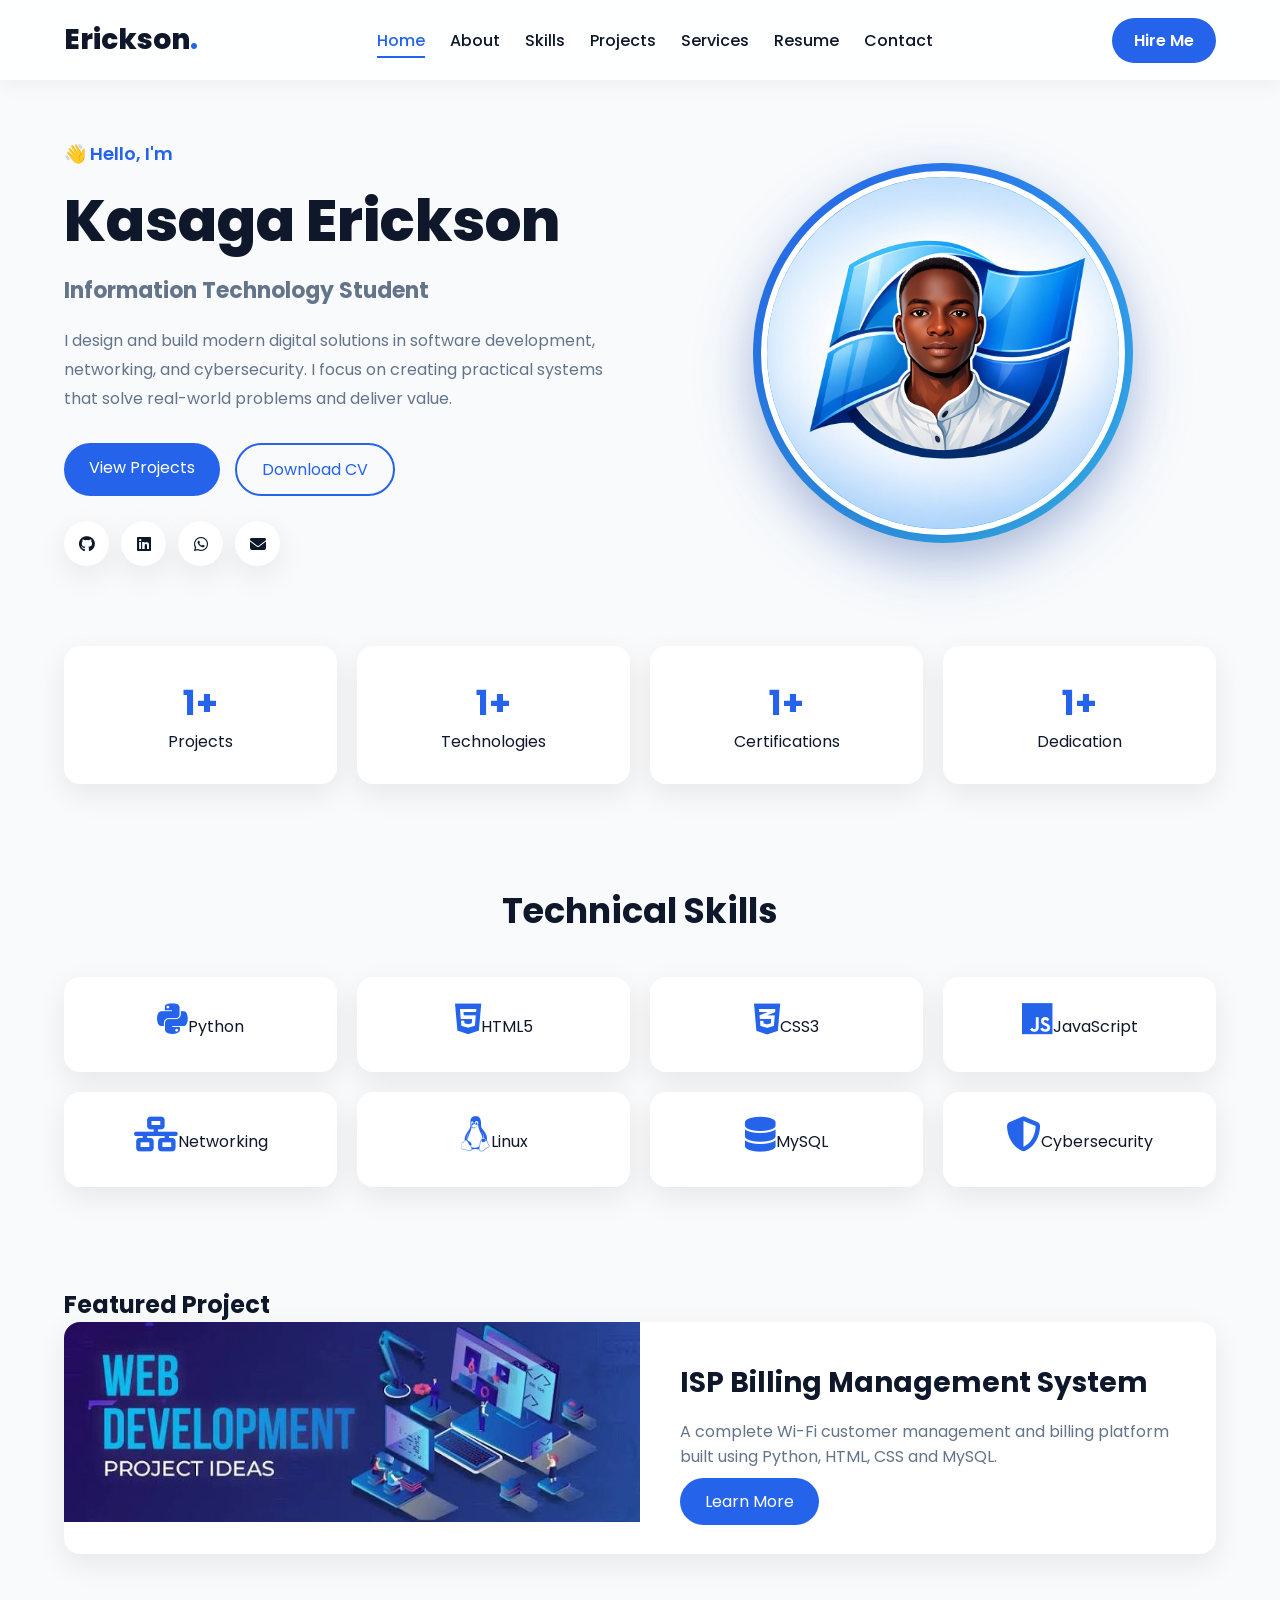
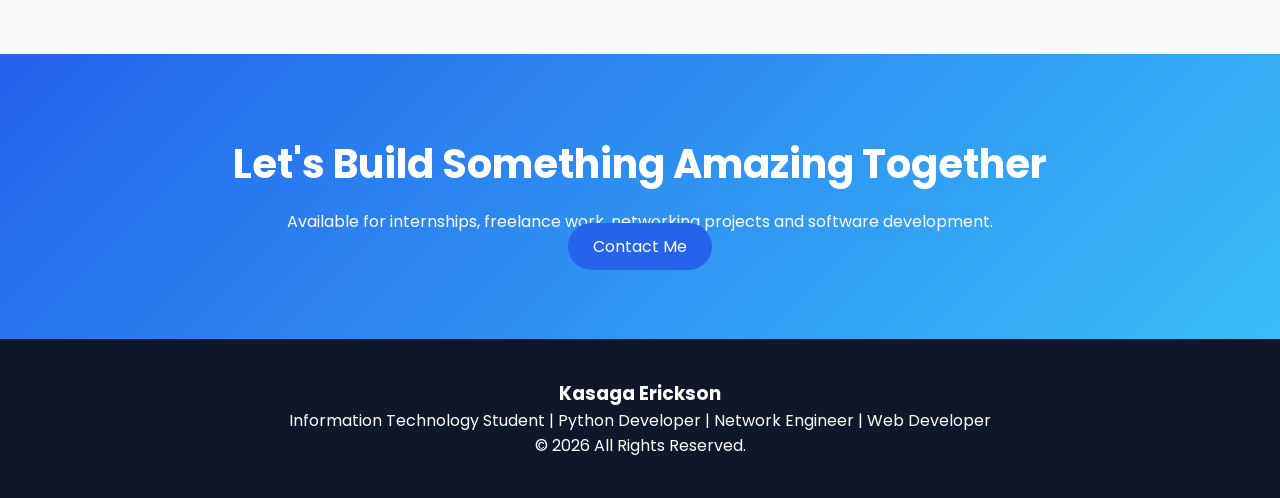
<file: index.html>
<!DOCTYPE html>
<html lang="en">

<head>
    <meta charset="UTF-8">
    <meta name="viewport" content="width=device-width, initial-scale=1.0">
    <title>Kasaga Erickson | IT Student Portfolio</title>

    <!-- Google Fonts -->
    <link rel="preconnect" href="https://fonts.googleapis.com">
    <link rel="preconnect" href="https://fonts.gstatic.com" crossorigin>

    <link href="https://fonts.googleapis.com/css2?family=Poppins:wght@300;400;500;600;700;800&family=Inter:wght@300;400;500;600&display=swap" rel="stylesheet">

    <!-- Font Awesome -->
    <link rel="stylesheet"
        href="https://cdnjs.cloudflare.com/ajax/libs/font-awesome/6.7.2/css/all.min.css">

    <!-- CSS -->
    <link rel="stylesheet" href="style.css">

</head>

<body>

    <!-- ================= NAVBAR ================= -->

    <header>

        <nav class="navbar">

            <div class="logo">
                Erickson<span>.</span>
            </div>

            <ul class="nav-links">

                <li><a href="#" class="active">Home</a></li>
                <li><a href="about.html">About</a></li>
                <li><a href="skills.html">Skills</a></li>
                <li><a href="projects.html">Projects</a></li>
                <li><a href="services.html">Services</a></li>
                <li><a href="resume.html">Resume</a></li>
                <li><a href="contact.html">Contact</a></li>

            </ul>

            <a href="contact.html" class="btn-nav">
                Hire Me
            </a>

        </nav>

    </header>

    <!-- ================= HERO ================= -->

    <section class="hero">

    <div class="hero-text">

        <p class="hello">👋 Hello, I'm</p>

        <h1>Kasaga Erickson</h1>

        <h2>
            Information Technology Student
        </h2>

        <p class="description">
            I design and build modern digital solutions in software development,
            networking, and cybersecurity. I focus on creating practical systems
            that solve real-world problems and deliver value.
        </p>

        <div class="hero-buttons">

            <a href="projects.html" class="btn-primary">View Projects</a>

            <a href="files/Kasaga_Erickson_CV.pdf" class="btn-secondary">Download CV</a>

        </div>

        <div class="social-icons">

            <a href="https://github.com/Eric256-hub/Project-1" target="_blank">
                        <i class="fa-brands fa-github"></i></a>
            <a href="#"><i class="fab fa-linkedin"></i></a>
            <a href="https://wa.me/256747752175" target="_blank">
                        <i class="fa-brands fa-whatsapp"></i></a>
            <a href="mailto:kasagaerickson65@gmail.com" class="contact-links">
                        <i class="fa-solid fa-envelope"></i></a>

        </div>

    </div>

    <div class="hero-image">

        <div class="image-wrapper">
            <img src="images/profile.jpg" alt="Kasaga Erickson">
        </div>

    </div>

</section>
    <!-- ================= STATS ================= -->

    <section class="stats">

        <div class="card">

            <h2>10+</h2>

            <p>Projects</p>

        </div>

        <div class="card">

            <h2>15+</h2>

            <p>Technologies</p>

        </div>

        <div class="card">

            <h2>5+</h2>

            <p>Certifications</p>

        </div>

        <div class="card">

            <h2>100%</h2>

            <p>Dedication</p>

        </div>

    </section>

    <!-- ================= FEATURED SKILLS ================= -->

    <section class="skills-preview">

        <h2>Technical Skills</h2>

        <div class="skill-box">

            <div><i class="fab fa-python"></i><span>Python</span></div>

            <div><i class="fab fa-html5"></i><span>HTML5</span></div>

            <div><i class="fab fa-css3-alt"></i><span>CSS3</span></div>

            <div><i class="fab fa-js"></i><span>JavaScript</span></div>

            <div><i class="fas fa-network-wired"></i><span>Networking</span></div>

            <div><i class="fab fa-linux"></i><span>Linux</span></div>

            <div><i class="fas fa-database"></i><span>MySQL</span></div>

            <div><i class="fas fa-shield-alt"></i><span>Cybersecurity</span></div>

        </div>

    </section>

    <!-- ================= FEATURED PROJECT ================= -->

    <section class="featured-project">

        <h2>Featured Project</h2>

        <div class="project-card">

            <img src="images/project1.jpg" alt="ISP Billing">

            <div class="project-content">

                <h3>
                    ISP Billing Management System
                </h3>

                <p>

                    A complete Wi-Fi customer management
                    and billing platform built using
                    Python, HTML, CSS and MySQL.

                </p>

                <a href="projects.html" class="btn-primary">

                    Learn More

                </a>

            </div>

        </div>

    </section>

    <!-- ================= CONTACT ================= -->

    <section class="contact-banner">

        <h2>

            Let's Build Something Amazing Together

        </h2>

        <p>

            Available for internships, freelance work,
            networking projects and software development.

        </p>

        <a href="contact.html" class="btn-primary">

            Contact Me

        </a>

    </section>

    <!-- ================= FOOTER ================= -->

    <footer>

        <h3>

            Kasaga Erickson

        </h3>

        <p>

            Information Technology Student |
            Python Developer |
            Network Engineer |
            Web Developer

        </p>

        <p>

            © 2026 All Rights Reserved.

        </p>

    </footer>
<script src="js/index.js"></script>
</body>

</html>
</file>
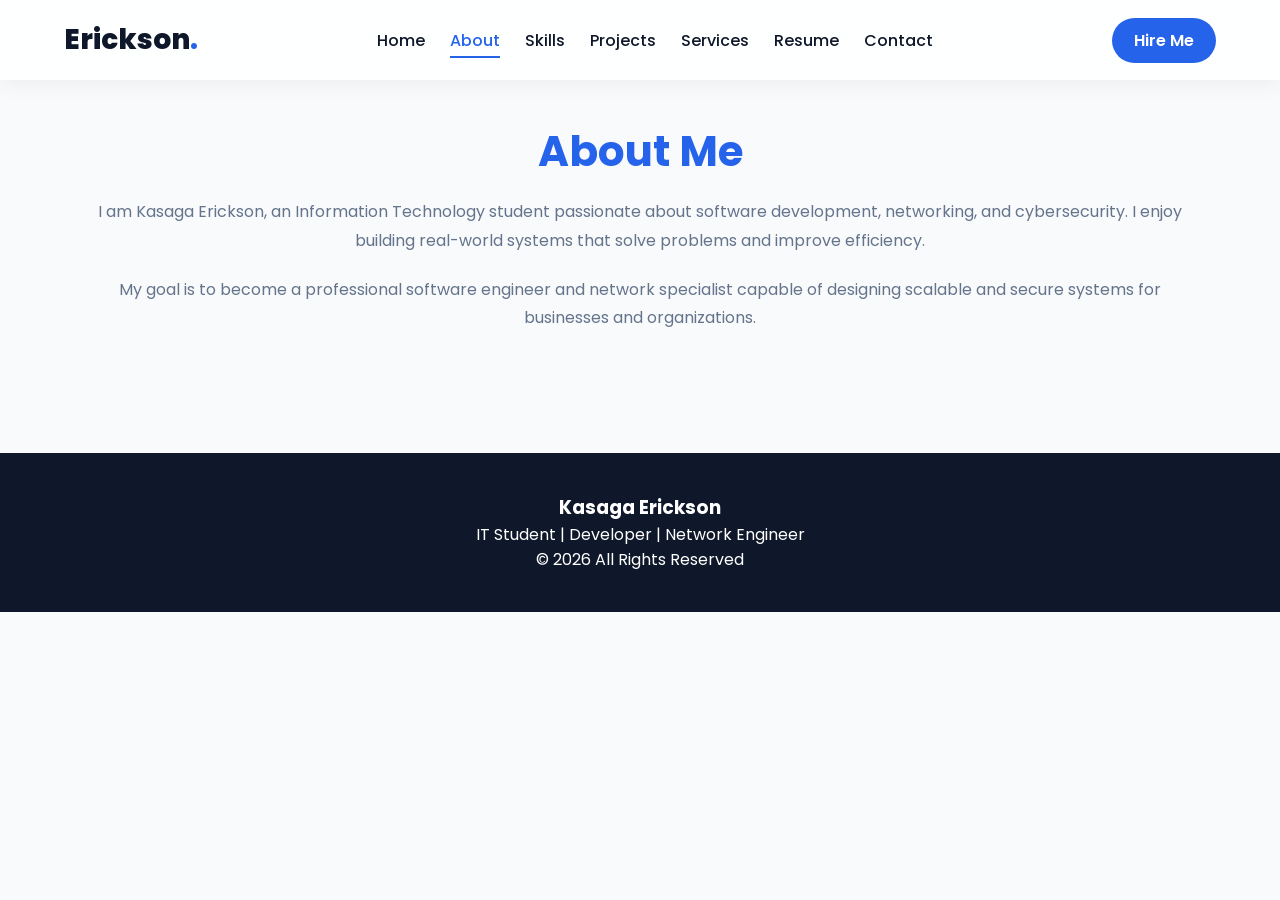
<file: about.html>
<!DOCTYPE html>
<html lang="en">

<head>
    <meta charset="UTF-8">
    <meta name="viewport" content="width=device-width, initial-scale=1.0">
    <title>About | Kasaga Erickson</title>

    <link rel="stylesheet" href="style.css">
    <link href="https://cdnjs.cloudflare.com/ajax/libs/font-awesome/6.7.2/css/all.min.css" rel="stylesheet">
</head>

<body>

<!-- NAVBAR -->
<header>
    <nav class="navbar">

        <div class="logo">Erickson<span>.</span></div>

        <ul class="nav-links">
            <li><a href="index.html">Home</a></li>
            <li><a href="about.html" class="active">About</a></li>
            <li><a href="skills.html">Skills</a></li>
            <li><a href="projects.html">Projects</a></li>
            <li><a href="services.html">Services</a></li>
            <li><a href="resume.html">Resume</a></li>
            <li><a href="contact.html">Contact</a></li>
        </ul>

        <a href="contact.html" class="btn-nav">Hire Me</a>

    </nav>
</header>

<!-- ABOUT SECTION -->
<section class="page-section">

    <div class="container">

        <h1>About Me</h1>

        <p>
            I am Kasaga Erickson, an Information Technology student passionate about
            software development, networking, and cybersecurity. I enjoy building
            real-world systems that solve problems and improve efficiency.
        </p>

        <p>
            My goal is to become a professional software engineer and network specialist
            capable of designing scalable and secure systems for businesses and organizations.
        </p>

    </div>

</section>

<!-- FOOTER -->
<footer>
    <h3>Kasaga Erickson</h3>
    <p>IT Student | Developer | Network Engineer</p>
    <p>© 2026 All Rights Reserved</p>
</footer>

</body>
</html>
</file>
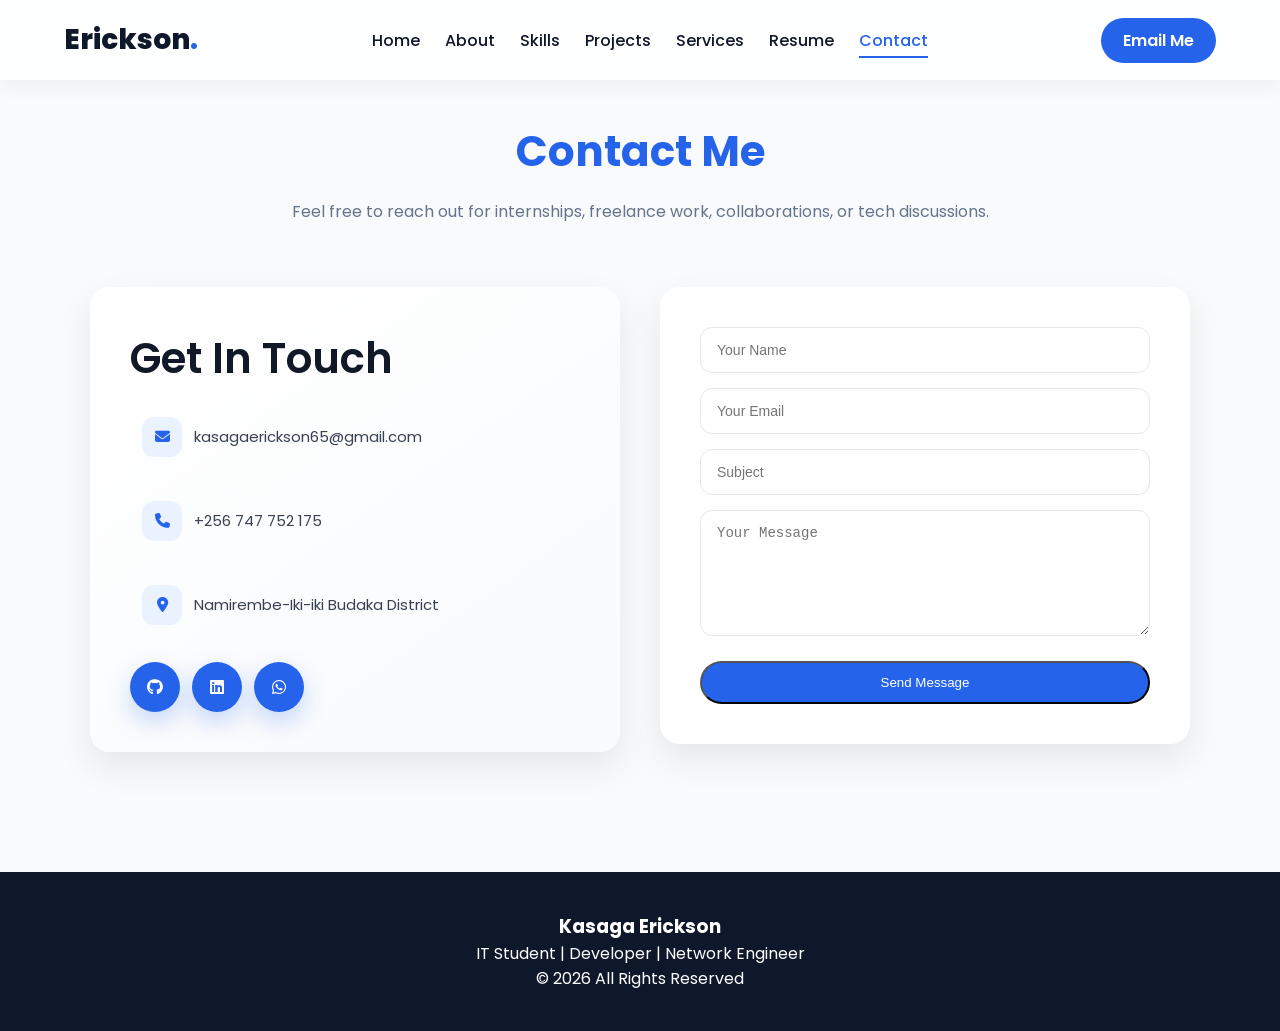
<file: contact.html>
<!DOCTYPE html>
<html lang="en">

<head>
    <meta charset="UTF-8">
    <meta name="viewport" content="width=device-width, initial-scale=1.0">
    <title>Contact | Kasaga Erickson</title>

    <link rel="stylesheet" href="style.css">
    <link href="https://cdnjs.cloudflare.com/ajax/libs/font-awesome/6.7.2/css/all.min.css" rel="stylesheet">
</head>

<body>

<!-- NAVBAR -->
<header>
    <nav class="navbar">

        <div class="logo">Erickson<span>.</span></div>

        <ul class="nav-links">
            <li><a href="index.html">Home</a></li>
            <li><a href="about.html">About</a></li>
            <li><a href="skills.html">Skills</a></li>
            <li><a href="projects.html">Projects</a></li>
            <li><a href="services.html">Services</a></li>
            <li><a href="resume.html">Resume</a></li>
            <li><a href="contact.html" class="active">Contact</a></li>
        </ul>

        <a href="mailto:kasagaerickson65@gmail.com?subject=Hiring%20Inquiry&body=Hello%20Erickson%2C%20I%20would%20like%20to%20hire%20you..."
           class="btn-nav">
            Email Me
        </a>

    </nav>
</header>

<!-- CONTACT SECTION -->
<section class="page-section">

    <div class="container">

        <h1>Contact Me</h1>

        <p>
            Feel free to reach out for internships, freelance work, collaborations, or tech discussions.
        </p>

        <div class="contact-wrapper">

            <!-- CONTACT INFO -->
            <div class="contact-info">

                <h1>Get In Touch</h1>

                <p>
                    <a href="mailto:kasagaerickson65@gmail.com" class="contact-link">
                        <i class="fa-solid fa-envelope"></i>
                        kasagaerickson65@gmail.com
                    </a>
                </p>

                <p>
                    <a href="tel:+256747752175" class="contact-link">
                        <i class="fa-solid fa-phone"></i>
                        +256 747 752 175
                    </a>
                </p>

                <p>
                    <a href="https://www.google.com/maps/search/Uganda" target="_blank" class="contact-link">
                        <i class="fa-solid fa-location-dot"></i>
                        Namirembe-Iki-iki Budaka District
                    </a>
                </p>

                <div class="contact-social">

                    <a href="https://github.com/Eric256-hub/Project-1" target="_blank">
                        <i class="fa-brands fa-github"></i>
                    </a>

                    <a href="https://linkedin.com/" target="_blank">
                        <i class="fa-brands fa-linkedin"></i>
                    </a>

                    <a href="https://wa.me/256747752175" target="_blank">
                        <i class="fa-brands fa-whatsapp"></i>
                    </a>

                </div>

            </div>

            <!-- CONTACT FORM (OPTIONAL BUT PROPER STRUCTURE) -->
            <form class="contact-form">

                <input type="text" placeholder="Your Name" required>
                <input type="email" placeholder="Your Email" required>
                <input type="text" placeholder="Subject">
                <textarea rows="6" placeholder="Your Message"></textarea>

                <button type="submit" class="btn-primary">
                    Send Message
                </button>

            </form>

        </div>

    </div>

</section>

<!-- FOOTER -->
<footer>
    <h3>Kasaga Erickson</h3>
    <p>IT Student | Developer | Network Engineer</p>
    <p>© 2026 All Rights Reserved</p>
</footer>

</body>
</html>
</file>
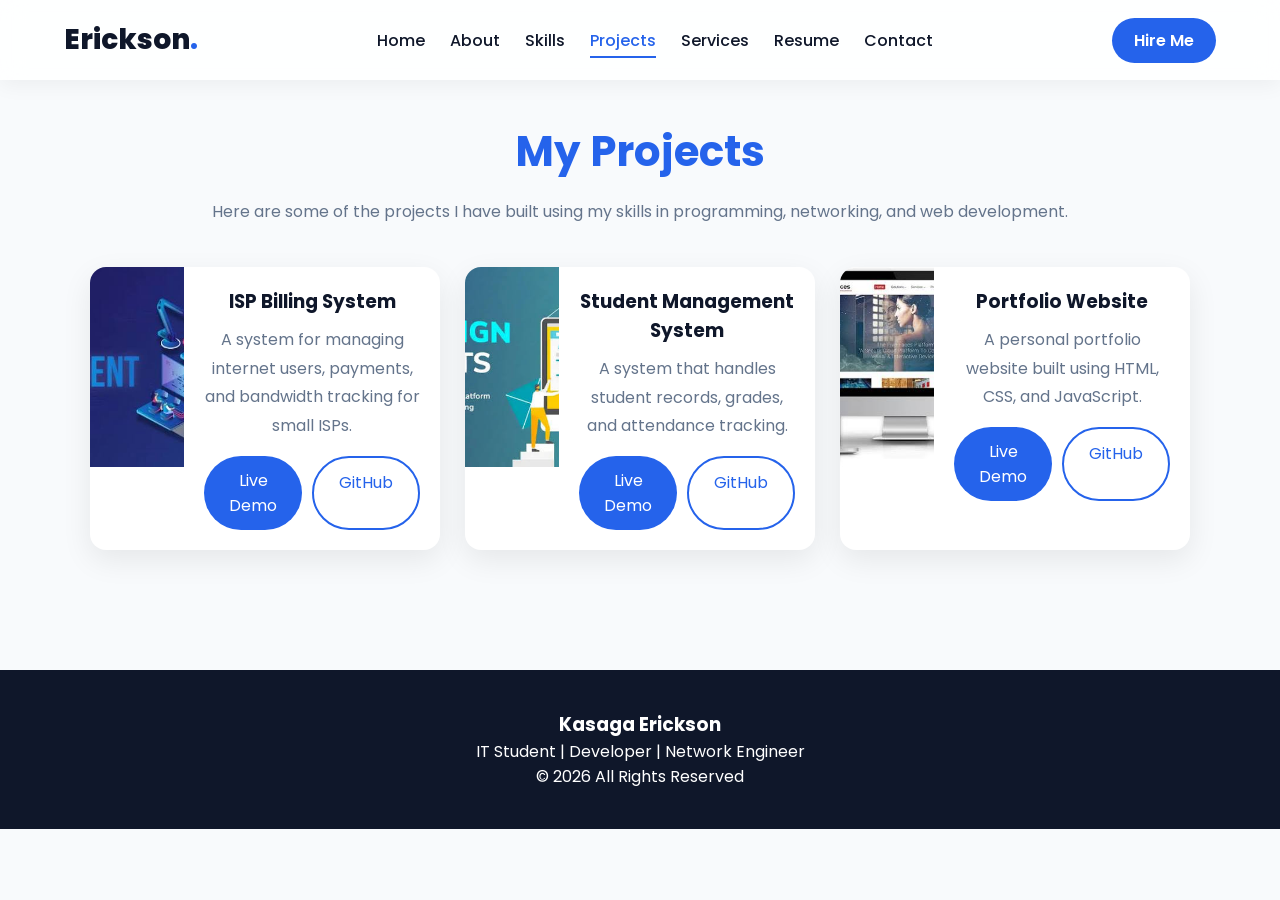
<file: projects.html>
<!DOCTYPE html>
<html lang="en">

<head>
    <meta charset="UTF-8">
    <meta name="viewport" content="width=device-width, initial-scale=1.0">
    <title>Projects | Kasaga Erickson</title>

    <link rel="stylesheet" href="style.css">
    <link href="https://cdnjs.cloudflare.com/ajax/libs/font-awesome/6.7.2/css/all.min.css" rel="stylesheet">
</head>

<body>

<!-- NAVBAR -->
<header>
    <nav class="navbar">

        <div class="logo">Erickson<span>.</span></div>

        <ul class="nav-links">
            <li><a href="index.html">Home</a></li>
            <li><a href="about.html">About</a></li>
            <li><a href="skills.html">Skills</a></li>
            <li><a href="projects.html" class="active">Projects</a></li>
            <li><a href="services.html">Services</a></li>
            <li><a href="resume.html">Resume</a></li>
            <li><a href="contact.html">Contact</a></li>
        </ul>

        <a href="contact.html" class="btn-nav">Hire Me</a>

    </nav>
</header>

<!-- PROJECTS SECTION -->
<section class="page-section">

    <div class="container">

        <h1>My Projects</h1>

        <p>
            Here are some of the projects I have built using my skills in programming,
            networking, and web development.
        </p>

        <div class="projects-grid">

            <!-- PROJECT 1 -->
            <div class="project-card">

                <img src="images/project1.jpg" alt="Project 1">

                <div class="project-info">

                    <h3>ISP Billing System</h3>

                    <p>
                        A system for managing internet users, payments, and bandwidth tracking
                        for small ISPs.
                    </p>

                    <div class="project-links">

                        <a href="#" class="btn-primary">Live Demo</a>
                        <a href="#" class="btn-secondary">GitHub</a>

                    </div>

                </div>

            </div>

            <!-- PROJECT 2 -->
            <div class="project-card">

                <img src="images/project2.jpg" alt="Project 2">

                <div class="project-info">

                    <h3>Student Management System</h3>

                    <p>
                        A system that handles student records, grades, and attendance tracking.
                    </p>

                    <div class="project-links">

                        <a href="#" class="btn-primary">Live Demo</a>
                        <a href="#" class="btn-secondary">GitHub</a>

                    </div>

                </div>

            </div>

            <!-- PROJECT 3 -->
            <div class="project-card">

                <img src="images/project3.jpg" alt="Project 3">

                <div class="project-info">

                    <h3>Portfolio Website</h3>

                    <p>
                        A personal portfolio website built using HTML, CSS, and JavaScript.
                    </p>

                    <div class="project-links">

                        <a href="#" class="btn-primary">Live Demo</a>
                        <a href="#" class="btn-secondary">GitHub</a>

                    </div>

                </div>

            </div>

        </div>

    </div>

</section>

<!-- FOOTER -->
<footer>
    <h3>Kasaga Erickson</h3>
    <p>IT Student | Developer | Network Engineer</p>
    <p>© 2026 All Rights Reserved</p>
</footer>

</body>
</html>
</file>
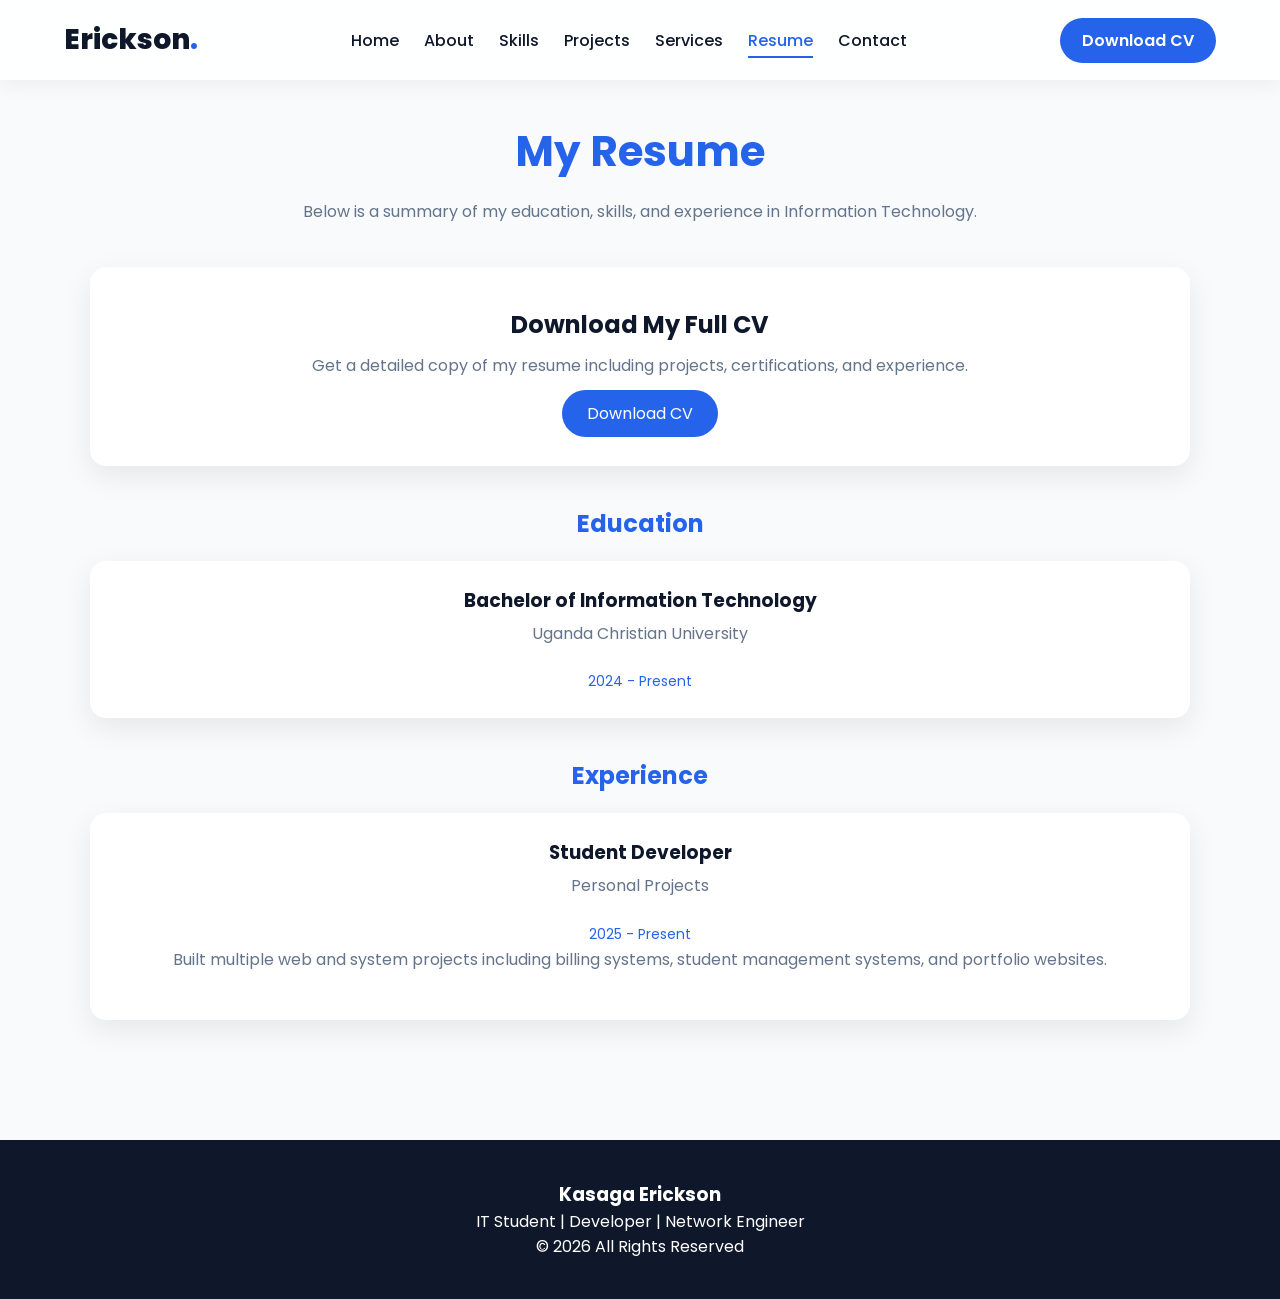
<file: resume.html>
<!DOCTYPE html>
<html lang="en">

<head>
    <meta charset="UTF-8">
    <meta name="viewport" content="width=device-width, initial-scale=1.0">
    <title>Resume | Kasaga Erickson</title>

    <link rel="stylesheet" href="style.css">
    <link href="https://cdnjs.cloudflare.com/ajax/libs/font-awesome/6.7.2/css/all.min.css" rel="stylesheet">
</head>

<body>

<!-- NAVBAR -->
<header>
    <nav class="navbar">

        <div class="logo">Erickson<span>.</span></div>

        <ul class="nav-links">
            <li><a href="index.html">Home</a></li>
            <li><a href="about.html">About</a></li>
            <li><a href="skills.html">Skills</a></li>
            <li><a href="projects.html">Projects</a></li>
            <li><a href="services.html">Services</a></li>
            <li><a href="resume.html" class="active">Resume</a></li>
            <li><a href="contact.html">Contact</a></li>
        </ul>

        <a href="files/Kasaga_Erickson_CV.pdf" class="btn-nav" download>
            Download CV
        </a>

    </nav>
</header>

<!-- RESUME SECTION -->
<section class="page-section">

    <div class="container">

        <h1>My Resume</h1>

        <p>
            Below is a summary of my education, skills, and experience in Information Technology.
        </p>

        <!-- DOWNLOAD BOX -->
        <div class="resume-download">

            <h2>Download My Full CV</h2>

            <p>
                Get a detailed copy of my resume including projects, certifications, and experience.
            </p>

            <a href="files/Kasaga_Erickson_CV.pdf" class="btn-primary" download>
                Download CV
            </a>

        </div>

        <!-- EDUCATION -->
        <div class="resume-section">

            <h2>Education</h2>

            <div class="resume-card">

                <h3>Bachelor of Information Technology</h3>
                <p>Uganda Christian University</p>
                <span>2024 - Present</span>

            </div>

        </div>

        <!-- EXPERIENCE -->
        <div class="resume-section">

            <h2>Experience</h2>

            <div class="resume-card">

                <h3>Student Developer</h3>
                <p>Personal Projects</p>
                <span>2025 - Present</span>

                <p>
                    Built multiple web and system projects including billing systems,
                    student management systems, and portfolio websites.
                </p>

            </div>

        </div>

    </div>

</section>

<!-- FOOTER -->
<footer>
    <h3>Kasaga Erickson</h3>
    <p>IT Student | Developer | Network Engineer</p>
    <p>© 2026 All Rights Reserved</p>
</footer>

</body>
</html>
</file>
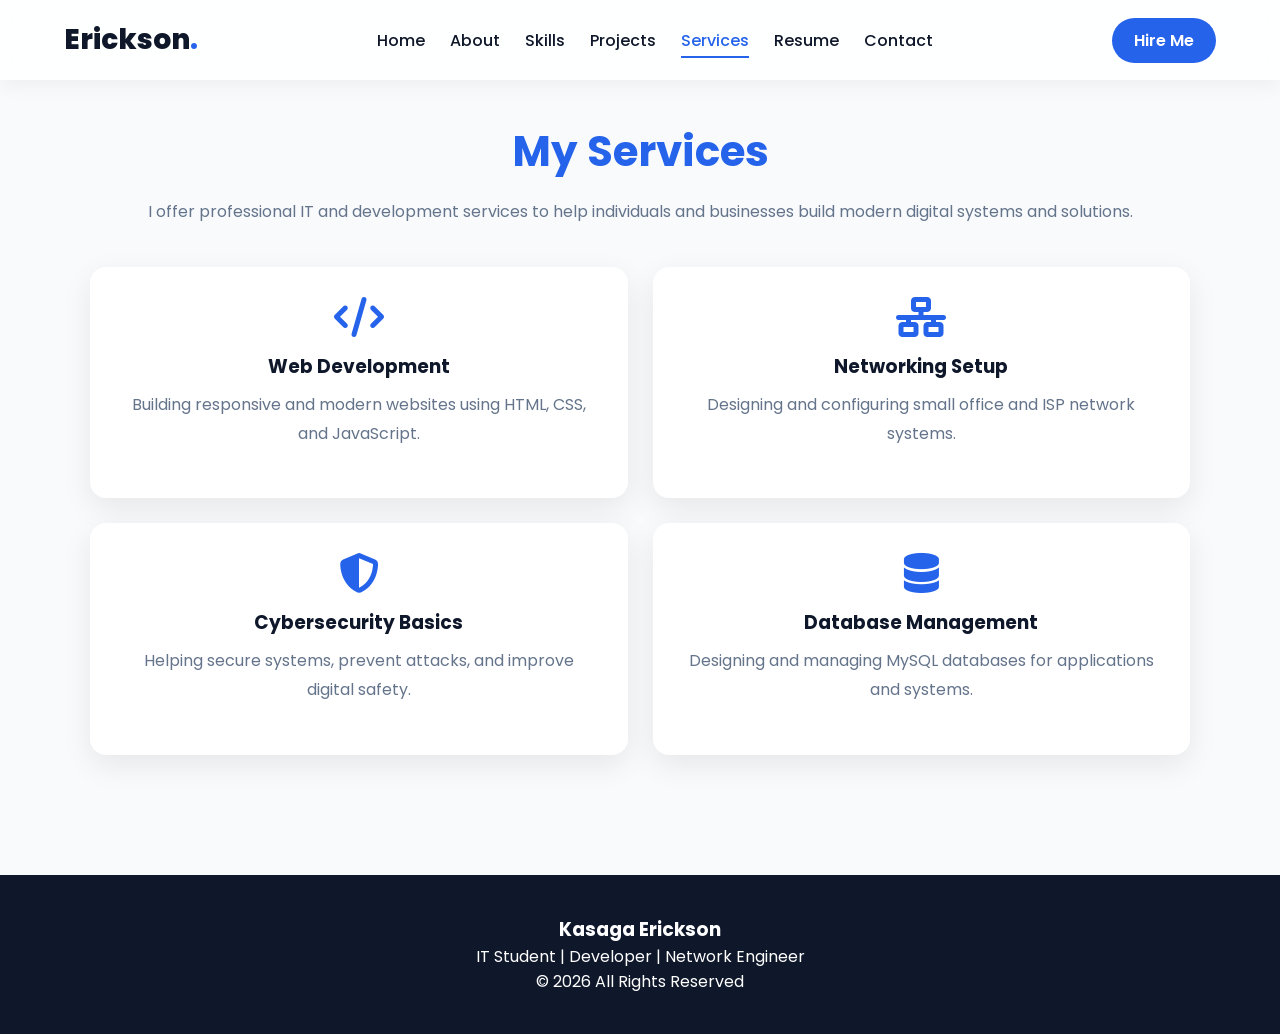
<file: services.html>
<!DOCTYPE html>
<html lang="en">

<head>
    <meta charset="UTF-8">
    <meta name="viewport" content="width=device-width, initial-scale=1.0">
    <title>Services | Kasaga Erickson</title>

    <link rel="stylesheet" href="style.css">
    <link href="https://cdnjs.cloudflare.com/ajax/libs/font-awesome/6.7.2/css/all.min.css" rel="stylesheet">
</head>

<body>

<!-- NAVBAR -->
<header>
    <nav class="navbar">

        <div class="logo">Erickson<span>.</span></div>

        <ul class="nav-links">
            <li><a href="index.html">Home</a></li>
            <li><a href="about.html">About</a></li>
            <li><a href="skills.html">Skills</a></li>
            <li><a href="projects.html">Projects</a></li>
            <li><a href="services.html" class="active">Services</a></li>
            <li><a href="resume.html">Resume</a></li>
            <li><a href="contact.html">Contact</a></li>
        </ul>

        <a href="contact.html" class="btn-nav">Hire Me</a>

    </nav>
</header>

<!-- SERVICES SECTION -->
<section class="page-section">

    <div class="container">

        <h1>My Services</h1>

        <p>
            I offer professional IT and development services to help individuals and businesses
            build modern digital systems and solutions.
        </p>

        <div class="services-grid">

            <!-- SERVICE 1 -->
            <div class="service-card">

                <i class="fas fa-code"></i>
                <h3>Web Development</h3>
                <p>Building responsive and modern websites using HTML, CSS, and JavaScript.</p>

            </div>

            <!-- SERVICE 2 -->
            <div class="service-card">

                <i class="fas fa-network-wired"></i>
                <h3>Networking Setup</h3>
                <p>Designing and configuring small office and ISP network systems.</p>

            </div>

            <!-- SERVICE 3 -->
            <div class="service-card">

                <i class="fas fa-shield-alt"></i>
                <h3>Cybersecurity Basics</h3>
                <p>Helping secure systems, prevent attacks, and improve digital safety.</p>

            </div>

            <!-- SERVICE 4 -->
            <div class="service-card">

                <i class="fas fa-database"></i>
                <h3>Database Management</h3>
                <p>Designing and managing MySQL databases for applications and systems.</p>

            </div>

        </div>

    </div>

</section>

<!-- FOOTER -->
<footer>
    <h3>Kasaga Erickson</h3>
    <p>IT Student | Developer | Network Engineer</p>
    <p>© 2026 All Rights Reserved</p>
</footer>

</body>
</html>
</file>
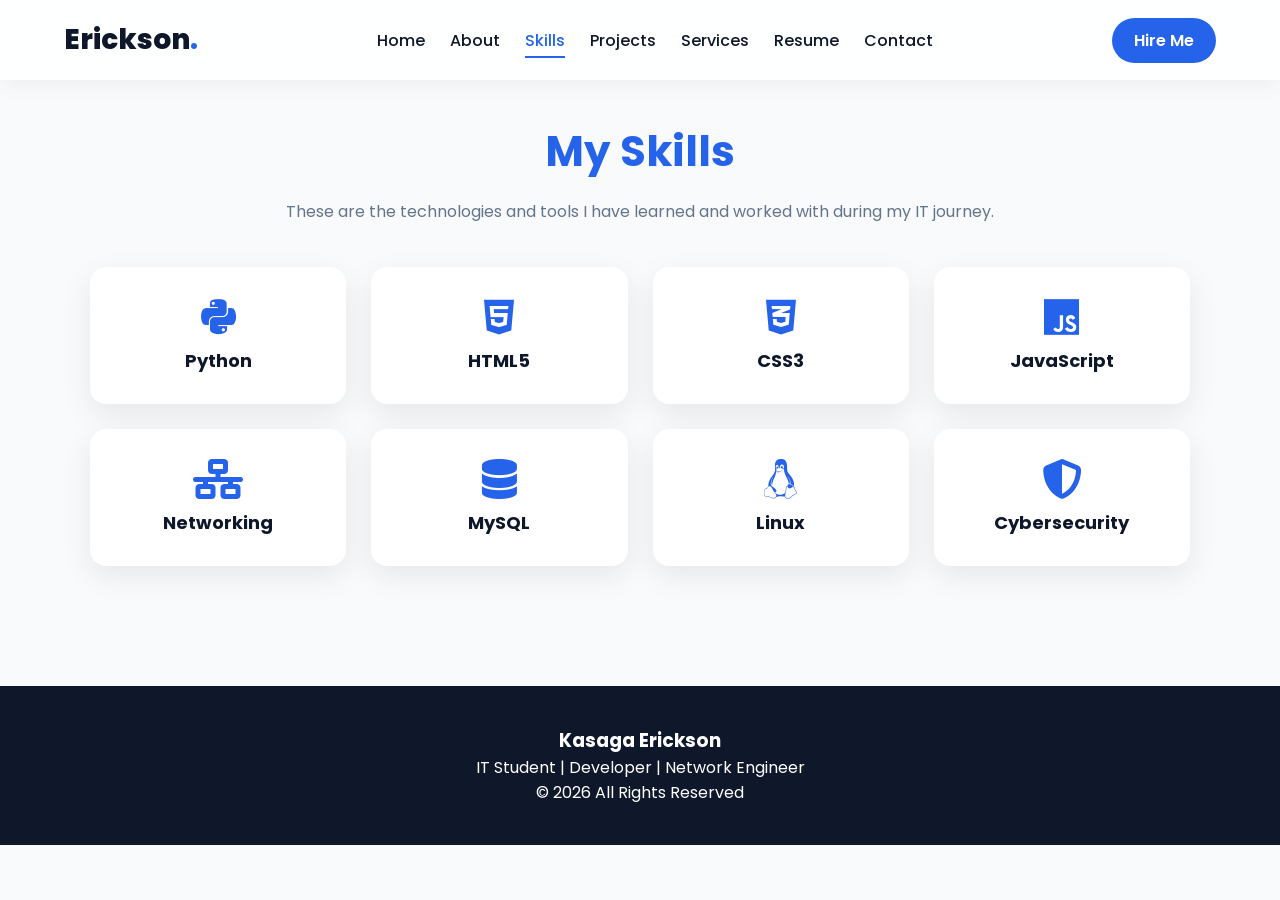
<file: skills.html>
<!DOCTYPE html>
<html lang="en">

<head>
    <meta charset="UTF-8">
    <meta name="viewport" content="width=device-width, initial-scale=1.0">
    <title>Skills | Kasaga Erickson</title>

    <link rel="stylesheet" href="style.css">
    <link href="https://cdnjs.cloudflare.com/ajax/libs/font-awesome/6.7.2/css/all.min.css" rel="stylesheet">
</head>

<body>

<!-- NAVBAR -->
<header>
    <nav class="navbar">

        <div class="logo">Erickson<span>.</span></div>

        <ul class="nav-links">
            <li><a href="index.html">Home</a></li>
            <li><a href="about.html">About</a></li>
            <li><a href="skills.html" class="active">Skills</a></li>
            <li><a href="projects.html">Projects</a></li>
            <li><a href="services.html">Services</a></li>
            <li><a href="resume.html">Resume</a></li>
            <li><a href="contact.html">Contact</a></li>
        </ul>

        <a href="contact.html" class="btn-nav">Hire Me</a>

    </nav>
</header>

<!-- SKILLS SECTION -->
<section class="page-section">

    <div class="container">

        <h1>My Skills</h1>

        <p>
            These are the technologies and tools I have learned and worked with during my IT journey.
        </p>

        <div class="skills-grid">

            <div class="skill-card">
                <i class="fab fa-python"></i>
                <h3>Python</h3>
            </div>

            <div class="skill-card">
                <i class="fab fa-html5"></i>
                <h3>HTML5</h3>
            </div>

            <div class="skill-card">
                <i class="fab fa-css3-alt"></i>
                <h3>CSS3</h3>
            </div>

            <div class="skill-card">
                <i class="fab fa-js"></i>
                <h3>JavaScript</h3>
            </div>

            <div class="skill-card">
                <i class="fas fa-network-wired"></i>
                <h3>Networking</h3>
            </div>

            <div class="skill-card">
                <i class="fas fa-database"></i>
                <h3>MySQL</h3>
            </div>

            <div class="skill-card">
                <i class="fab fa-linux"></i>
                <h3>Linux</h3>
            </div>

            <div class="skill-card">
                <i class="fas fa-shield-alt"></i>
                <h3>Cybersecurity</h3>
            </div>

        </div>

    </div>

</section>

<!-- FOOTER -->
<footer>
    <h3>Kasaga Erickson</h3>
    <p>IT Student | Developer | Network Engineer</p>
    <p>© 2026 All Rights Reserved</p>
</footer>

</body>
</html>
</file>
<file: style.css>
/* ==========================================
   KASAGA ERICKSON PORTFOLIO CSS
   PROFESSIONAL VERSION
========================================== */

/* GOOGLE FONT */
@import url('https://fonts.googleapis.com/css2?family=Poppins:wght@300;400;500;600;700;800&display=swap');

/* ROOT VARIABLES */
:root{
    --primary:#2563eb;
    --primary-dark:#1d4ed8;

    --bg:#f8fafc;
    --white:#ffffff;

    --text:#0f172a;
    --muted:#64748b;

    --shadow:0 10px 30px rgba(0,0,0,0.08);
    --radius:16px;

    --transition: all 0.3s ease;
}

/* RESET */
*{
    margin:0;
    padding:0;
    box-sizing:border-box;
}

body{
    font-family:'Poppins',sans-serif;
    background:var(--bg);
    color:var(--text);
    overflow-x:hidden;
}

a{
    text-decoration:none;
    color:inherit;
}

img{
    max-width:100%;
    display:block;
}

ul{
    list-style:none;
}

/* ================= NAVBAR ================= */

header{
    position:fixed;
    top:0;
    left:0;
    width:100%;
    background:rgba(255,255,255,0.85);
    backdrop-filter:blur(12px);
    box-shadow:0 5px 20px rgba(0,0,0,0.05);
    z-index:1000;
}

.navbar{
    width:90%;
    max-width:1200px;
    margin:auto;
    display:flex;
    justify-content:space-between;
    align-items:center;
    height:80px;
}

.logo{
    font-size:28px;
    font-weight:800;
}

.logo span{
    color:var(--primary);
}

.nav-links{
    display:flex;
    gap:25px;
}

.nav-links li a{
    font-weight:500;
    position:relative;
    transition:var(--transition);
}

.nav-links li a::after{
    content:"";
    position:absolute;
    bottom:-6px;
    left:0;
    width:0%;
    height:2px;
    background:var(--primary);
    transition:0.3s;
}

.nav-links li a:hover::after{
    width:100%;
}

.nav-links li a:hover{
    color:var(--primary);
}

.btn-nav{
    background:var(--primary);
    color:white;
    padding:10px 22px;
    border-radius:50px;
    font-weight:600;
    transition:var(--transition);
}

.btn-nav:hover{
    background:var(--primary-dark);
    transform:translateY(-3px);
}

/* ================= HERO ================= */

.hero{
    width:90%;
    max-width:1200px;
    margin:140px auto 80px;
    display:grid;
    grid-template-columns:1fr 1fr;
    align-items:center;
    gap:50px;
}

.hero-text .hello{
    color:var(--primary);
    font-weight:600;
    margin-bottom:10px;
}

.hero-text h1{
    font-size:55px;
    font-weight:800;
}

.hero-text h2{
    color:var(--muted);
    margin:10px 0 20px;
}

.description{
    color:var(--muted);
    margin-bottom:30px;
}

.hero-buttons{
    display:flex;
    gap:15px;
    margin-bottom:25px;
}

.btn-primary{
    background:var(--primary);
    color:white;
    padding:12px 25px;
    border-radius:50px;
    transition:var(--transition);
}

.btn-primary:hover{
    background:var(--primary-dark);
    transform:translateY(-3px);
}

.btn-secondary{
    border:2px solid var(--primary);
    color:var(--primary);
    padding:12px 25px;
    border-radius:50px;
    transition:var(--transition);
}

.btn-secondary:hover{
    background:var(--primary);
    color:white;
}

.social-icons{
    display:flex;
    gap:15px;
}

.social-icons a{
    width:45px;
    height:45px;
    display:flex;
    align-items:center;
    justify-content:center;
    border-radius:50%;
    background:white;
    box-shadow:var(--shadow);
    transition:var(--transition);
}

.social-icons a:hover{
    background:var(--primary);
    color:white;
    transform:translateY(-3px);
}

/* HERO IMAGE */

.hero-image img{
    width:380px;
    border-radius:50%;
    border:6px solid white;
    box-shadow:0 20px 50px rgba(0,0,0,0.15);
}

/* ================= STATS ================= */

.stats{
    width:90%;
    max-width:1200px;
    margin:80px auto;
    display:grid;
    grid-template-columns:repeat(4,1fr);
    gap:20px;
}

.card{
    background:white;
    padding:30px;
    text-align:center;
    border-radius:var(--radius);
    box-shadow:var(--shadow);
    transition:var(--transition);
}

.card:hover{
    transform:translateY(-8px);
}

.card h2{
    color:var(--primary);
    font-size:35px;
}

/* ================= SKILLS ================= */

.skills-preview{
    width:90%;
    max-width:1200px;
    margin:100px auto;
    text-align:center;
}

.skills-preview h2{
    font-size:35px;
    margin-bottom:40px;
}

.skill-box{
    display:grid;
    grid-template-columns:repeat(4,1fr);
    gap:20px;
}

.skill-box div{
    background:white;
    padding:25px;
    border-radius:var(--radius);
    box-shadow:var(--shadow);
    transition:var(--transition);
}

.skill-box div:hover{
    transform:translateY(-8px);
}

.skill-box i{
    font-size:35px;
    color:var(--primary);
    margin-bottom:10px;
}

/* ================= PROJECT ================= */

.featured-project{
    width:90%;
    max-width:1200px;
    margin:100px auto;
}

.project-card{
    display:grid;
    grid-template-columns:1fr 1fr;
    background:white;
    border-radius:var(--radius);
    overflow:hidden;
    box-shadow:var(--shadow);
}

.project-content{
    padding:40px;
}

.project-content h3{
    font-size:28px;
    margin-bottom:15px;
}

.project-content p{
    color:var(--muted);
    margin-bottom:20px;
}

/* ================= CONTACT BANNER ================= */

.contact-banner{
    text-align:center;
    padding:80px 20px;
    background:linear-gradient(135deg,#2563eb,#38bdf8);
    color:white;
}

.contact-banner h2{
    font-size:40px;
    margin-bottom:15px;
}

/* ================= FOOTER ================= */

footer{
    background:#0f172a;
    color:white;
    text-align:center;
    padding:40px 20px;
}

/* ================= RESPONSIVE ================= */

@media(max-width:992px){

.hero{
    grid-template-columns:1fr;
    text-align:center;
}

.hero-buttons{
    justify-content:center;
}

.stats{
    grid-template-columns:repeat(2,1fr);
}

.skill-box{
    grid-template-columns:repeat(2,1fr);
}

.project-card{
    grid-template-columns:1fr;
}

}

@media(max-width:600px){

.stats{
    grid-template-columns:1fr;
}

.skill-box{
    grid-template-columns:1fr;
}

.hero-text h1{
    font-size:38px;
}

.hero-image img{
    width:260px;
}

.nav-links{
    display:none;
}

.btn-nav{
    display:none;
}

}
/* ===============================
   HERO UPGRADE (PRO VERSION)
================================== */

.hero{
    width:90%;
    max-width:1200px;
    margin:140px auto 80px;
    display:grid;
    grid-template-columns:1fr 1fr;
    align-items:center;
    gap:60px;
}

/* TEXT */

.hero-text .hello{
    font-size:18px;
    color:var(--primary);
    font-weight:600;
}

.hero-text h1{
    font-size:58px;
    font-weight:800;
    margin:10px 0;
}

.hero-text h2{
    font-size:22px;
    color:var(--muted);
    margin-bottom:20px;
}

.description{
    font-size:16px;
    color:var(--muted);
    line-height:1.8;
    margin-bottom:30px;
}

/* BUTTONS */

.hero-buttons{
    display:flex;
    gap:15px;
    margin-bottom:25px;
}

/* SOCIAL */

.social-icons{
    display:flex;
    gap:12px;
}

.social-icons a{
    width:45px;
    height:45px;
    display:flex;
    align-items:center;
    justify-content:center;
    background:white;
    border-radius:50%;
    box-shadow:var(--shadow);
    transition:0.3s;
}

.social-icons a:hover{
    background:var(--primary);
    color:white;
    transform:translateY(-4px);
}

/* IMAGE */

.image-wrapper{
    position:relative;
    width:380px;
    height:380px;
    border-radius:50%;
    margin:auto;
    display:flex;
    align-items:center;
    justify-content:center;
    background:linear-gradient(135deg,#2563eb,#38bdf8);
    padding:8px;
    box-shadow:0 20px 60px rgba(37,99,235,0.25);
    animation:float 4s ease-in-out infinite;
}

.image-wrapper img{
    width:100%;
    height:100%;
    object-fit:cover;
    border-radius:50%;
    border:6px solid white;
}

/* FLOAT ANIMATION */

@keyframes float{
    0%{ transform:translateY(0px); }
    50%{ transform:translateY(-15px); }
    100%{ transform:translateY(0px); }
}

/* RESPONSIVE */

@media(max-width:992px){

.hero{
    grid-template-columns:1fr;
    text-align:center;
}

.hero-buttons,
.social-icons{
    justify-content:center;
}

.hero-text h1{
    font-size:42px;
}

.image-wrapper{
    width:280px;
    height:280px;
}

}
/* =========================
   PAGE SECTIONS (GLOBAL)
========================= */

.page-section{
    width:90%;
    max-width:1000px;
    margin:120px auto;
    text-align:center;
}

.page-section h1{
    font-size:42px;
    margin-bottom:20px;
    color:var(--primary);
}

.page-section p{
    font-size:18px;
    color:var(--muted);
    line-height:1.8;
    margin-bottom:20px;
}
/* =========================
   SKILLS GRID
========================= */

.skills-grid{
    display:grid;
    grid-template-columns:repeat(4,1fr);
    gap:25px;
    margin-top:40px;
}

.skill-card{
    background:white;
    padding:30px;
    border-radius:16px;
    box-shadow:var(--shadow);
    transition:0.3s;
    text-align:center;
}

.skill-card:hover{
    transform:translateY(-8px);
}

.skill-card i{
    font-size:40px;
    color:var(--primary);
    margin-bottom:10px;
}

.skill-card h3{
    font-size:18px;
}

/* RESPONSIVE */
@media(max-width:992px){
.skills-grid{
    grid-template-columns:repeat(2,1fr);
}
}

@media(max-width:600px){
.skills-grid{
    grid-template-columns:1fr;
}
}
/* =========================
   PROJECTS GRID
========================= */

.projects-grid{
    display:grid;
    grid-template-columns:repeat(3,1fr);
    gap:25px;
    margin-top:40px;
}

/* PROJECT CARD */

.project-card{
    background:white;
    border-radius:16px;
    overflow:hidden;
    box-shadow:var(--shadow);
    transition:0.3s;
}

.project-card:hover{
    transform:translateY(-8px);
}

.project-card img{
    width:100%;
    height:200px;
    object-fit:cover;
}

.project-info{
    padding:20px;
}

.project-info h3{
    margin-bottom:10px;
}

.project-info p{
    color:var(--muted);
    font-size:14px;
    margin-bottom:15px;
}

/* PROJECT BUTTONS */

.project-links{
    display:flex;
    gap:10px;
}

/* RESPONSIVE */

@media(max-width:992px){
.projects-grid{
    grid-template-columns:repeat(2,1fr);
}
}

@media(max-width:600px){
.projects-grid{
    grid-template-columns:1fr;
}
}
/* =========================
   SERVICES GRID
========================= */

.services-grid{
    display:grid;
    grid-template-columns:repeat(2,1fr);
    gap:25px;
    margin-top:40px;
}

/* SERVICE CARD */

.service-card{
    background:white;
    padding:30px;
    border-radius:16px;
    box-shadow:var(--shadow);
    text-align:center;
    transition:0.3s;
}

.service-card:hover{
    transform:translateY(-8px);
}

.service-card i{
    font-size:40px;
    color:var(--primary);
    margin-bottom:15px;
}

.service-card h3{
    margin-bottom:10px;
}

.service-card p{
    color:var(--muted);
    font-size:14px;
}

/* RESPONSIVE */

@media(max-width:768px){
.services-grid{
    grid-template-columns:1fr;
}
}
/* =========================
   RESUME PAGE
========================= */

.resume-download{
    background:white;
    padding:40px;
    border-radius:16px;
    box-shadow:var(--shadow);
    text-align:center;
    margin:40px 0;
}

.resume-download h2{
    margin-bottom:10px;
}

.resume-download p{
    color:var(--muted);
    margin-bottom:20px;
}

/* RESUME SECTIONS */

.resume-section{
    margin-top:40px;
}

.resume-section h2{
    margin-bottom:20px;
    color:var(--primary);
}

/* CARDS */

.resume-card{
    background:white;
    padding:25px;
    border-radius:16px;
    box-shadow:var(--shadow);
    margin-bottom:20px;
}

.resume-card h3{
    margin-bottom:5px;
}

.resume-card p{
    color:var(--muted);
}

.resume-card span{
    font-size:14px;
    color:var(--primary);
}
/* =========================
   CONTACT PAGE
========================= */

.contact-wrapper{
    display:grid;
    grid-template-columns:1fr 1fr;
    gap:30px;
    margin-top:40px;
}

/* CONTACT INFO */

/* =========================
   FULL PREMIUM CONTACT UI
========================= */

.contact-wrapper{
    display:grid;
    grid-template-columns:1fr 1fr;
    gap:40px;
    margin-top:60px;
    align-items:start;
}

/* LEFT CARD */
.contact-info{
    background:linear-gradient(145deg,#ffffff,#f8fafc);
    padding:40px;
    border-radius:20px;
    box-shadow:0 15px 35px rgba(0,0,0,0.08);
    transition:0.3s ease;
}

.contact-info:hover{
    transform:translateY(-5px);
}

/* TITLE */
.contact-info h2{
    font-size:26px;
    margin-bottom:25px;
    color:#111827;
}

/* CONTACT LINKS */
.contact-link{
    display:flex;
    align-items:center;
    gap:12px;
    text-decoration:none;
    color:#374151;
    font-size:15px;
    margin-bottom:14px;
    padding:12px;
    border-radius:14px;
    transition:0.3s ease;
}

.contact-link i{
    width:40px;
    height:40px;
    display:flex;
    align-items:center;
    justify-content:center;
    border-radius:12px;
    background:#eaf2ff;
    color:#2563eb;
    transition:0.3s ease;
}

.contact-link:hover{
    background:#f3f6ff;
    transform:translateX(8px);
    color:#2563eb;
}

.contact-link:hover i{
    background:#2563eb;
    color:white;
    transform:rotate(8deg) scale(1.1);
    box-shadow:0 0 15px rgba(37,99,235,0.3);
}

/* SOCIAL ICONS */
.contact-social{
    margin-top:25px;
    display:flex;
    gap:12px;
}
/* =========================
   CONTACT H2 ALIGNMENT FIX
========================= */

.contact-info h1{
    margin:0 0 20px 0;
    font-size:26px;
    font-weight:600;
    color:#111827;
    text-align:left;
}

.contact-social a{
    width:50px;
    height:50px;
    display:flex;
    align-items:center;
    justify-content:center;
    border-radius:50%;
    background:#2563eb;
    color:white;
    font-size:16px;
    transition:0.3s ease;
    box-shadow:0 10px 25px rgba(37,99,235,0.25);
}

.contact-social a:hover{
    transform:translateY(-6px) scale(1.08);
    background:#1d4ed8;
    box-shadow:0 15px 30px rgba(37,99,235,0.35);
}

/* FORM CARD */
.contact-form{
    background:#ffffff;
    padding:40px;
    border-radius:20px;
    box-shadow:0 15px 35px rgba(0,0,0,0.08);
    display:flex;
    flex-direction:column;
    gap:15px;
    transition:0.3s ease;
}

.contact-form:hover{
    transform:translateY(-5px);
}

/* INPUTS */
.contact-form input,
.contact-form textarea{
    padding:14px 16px;
    border:1px solid #e5e7eb;
    border-radius:12px;
    outline:none;
    font-size:14px;
    transition:0.3s ease;
}

.contact-form input:focus,
.contact-form textarea:focus{
    border-color:#2563eb;
    box-shadow:0 0 10px rgba(37,99,235,0.15);
}

/* BUTTON */
.contact-form button{
    margin-top:10px;
}

/* RESPONSIVE */
@media(max-width:768px){
    .contact-wrapper{
        grid-template-columns:1fr;
        gap:25px;
    }
}
/* =========================
   ACTIVE LINK
========================= */

.nav-links a.active{
    color:var(--primary);
}

.nav-links a.active::after{
    width:100%;
}
html{
    scroll-behavior:smooth;
}
/* =========================
   PAGE CONSISTENCY FIX
========================= */

.page-section{
    width:90%;
    max-width:1100px;
    margin:120px auto;
    text-align:center;
}

.page-section h1{
    font-size:42px;
    margin-bottom:15px;
}

.page-section p{
    color:var(--muted);
    font-size:16px;
    line-height:1.8;
}
/* =========================
   GLOBAL HOVER UPGRADE
========================= */

.btn-primary,
.btn-secondary,
.btn-nav,
.card,
.skill-card,
.project-card,
.service-card,
.resume-card{
    transition:0.3s ease;
}

.btn-primary:hover,
.btn-secondary:hover,
.btn-nav:hover{
    transform:translateY(-3px);
}
/* =========================
   IMAGE UPGRADE
========================= */

img{
    transition:0.3s ease;
}

img:hover{
    filter:brightness(1.05);
}
/* ==========================================
   FINAL PORTFOLIO UPGRADE JS
========================================== */

document.addEventListener("DOMContentLoaded", () => {

    /* =========================
       ACTIVE LINK AUTO HIGHLIGHT
    ========================== */

    const links = document.querySelectorAll(".nav-links a");

    links.forEach(link => {

        if (link.href === window.location.href) {
            link.classList.add("active");
        }

    });


    /* =========================
       SMOOTH SCROLL
    ========================== */

    document.querySelectorAll('a[href^="#"]').forEach(anchor => {

        anchor.addEventListener("click", function (e) {

            e.preventDefault();

            const target = document.querySelector(this.getAttribute("href"));

            if (target) {
                target.scrollIntoView({
                    behavior: "smooth"
                });
            }

        });

    });


    /* =========================
       FADE IN ON SCROLL
    ========================== */

    const elements = document.querySelectorAll(
        ".hero-text, .hero-image, .card, .skill-card, .project-card, .service-card, .resume-card"
    );

    const observer = new IntersectionObserver(entries => {

        entries.forEach(entry => {

            if (entry.isIntersecting) {
                entry.target.style.opacity = 1;
                entry.target.style.transform = "translateY(0)";
            }

        });

    }, { threshold: 0.1 });


    elements.forEach(el => {

        el.style.opacity = 0;
        el.style.transform = "translateY(30px)";
        el.style.transition = "0.6s ease";

        observer.observe(el);

    });

});
</file>
